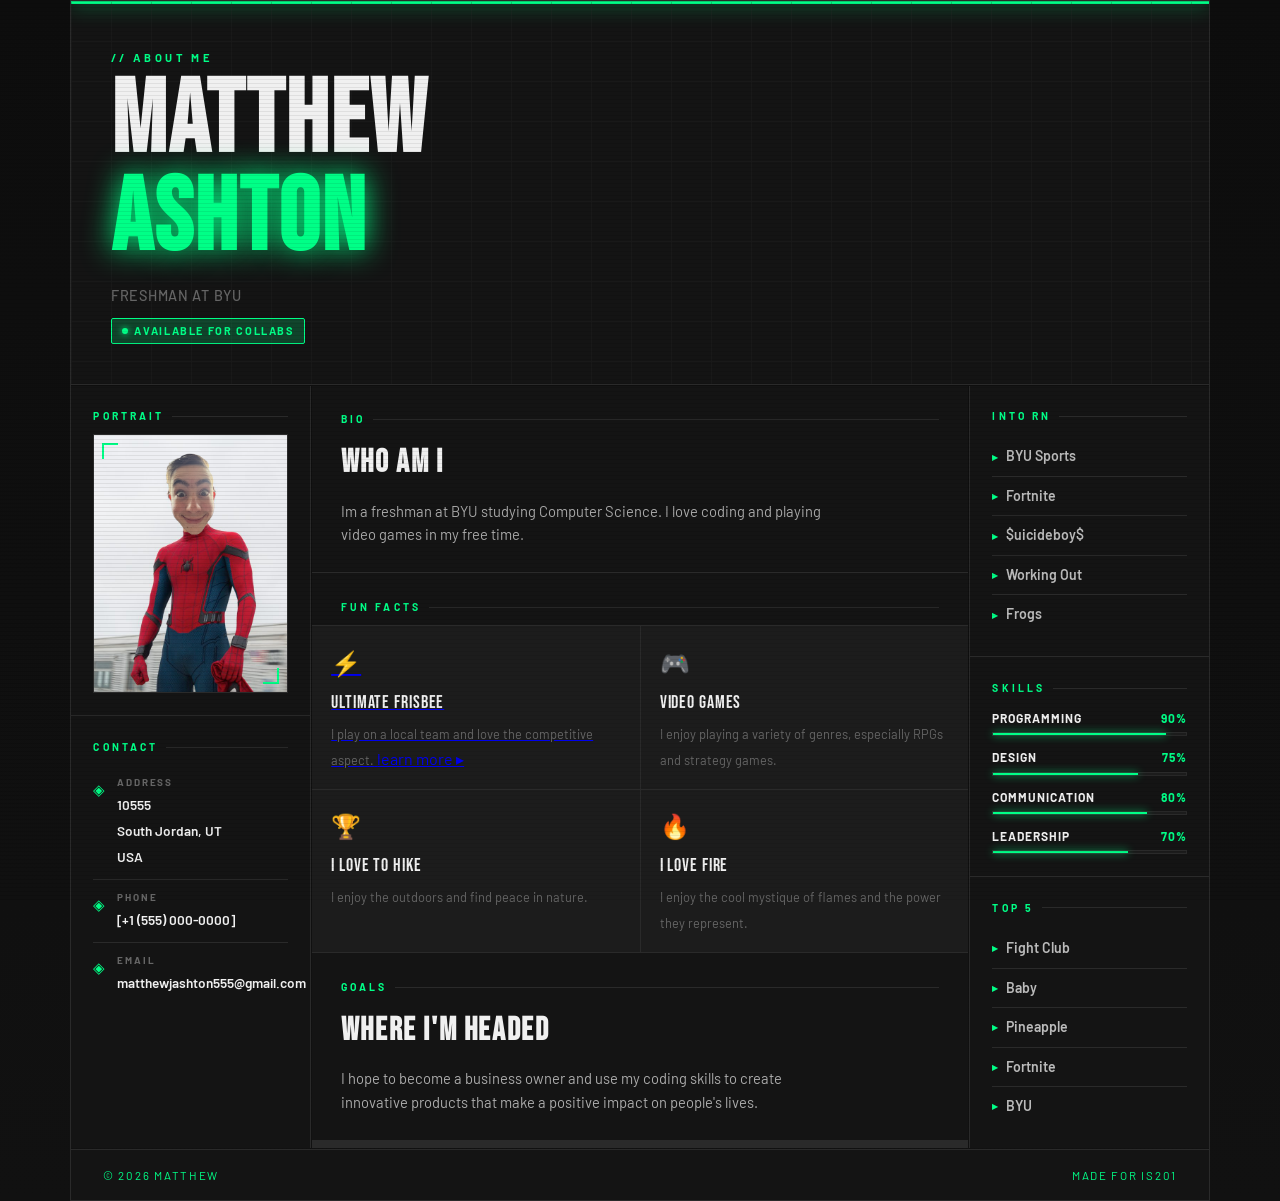
<file: index.html>
<!DOCTYPE html>
<html lang="en">
<head>
  <meta charset="UTF-8" />
  <meta name="viewport" content="width=device-width, initial-scale=1.0" />
  <title> Matthew Ashton — About Me</title>
  <link rel="stylesheet" type="text/css" href="Styles/styles.css" />
</head>
<body>
<div class="page-layout">

  <!-- ══════════ HEADER ══════════ -->
  <header class="site-header">
    <div class="header-inner">
      <p class="header-label">// about me</p>
      <h1>Matthew<br/><span>Ashton</span></h1>
      <p class="header-sub">Freshman at BYU</p>
      <div class="status-badge">available for collabs</div>
    </div>
  </header>


  <!-- ══════════ LEFT SIDEBAR ══════════ -->
  <aside class="sidebar sidebar-left">

    <!-- Photo -->
    <div class="photo-section">
      <div class="section-label">portrait</div>
      <div class="photo-placeholder">
        <img src="imgs/spooderme.png" alt="Matthew Ashton" />
      </div>
    </div>

    <!-- Contact -->
    <div class="contact-section">
      <div class="section-label">contact</div>

      <div class="contact-item">
        <span class="contact-icon">◈</span>
        <div class="contact-text">
          <span class="c-label">address</span>
          <span class="c-val">
            10555<br/>
            South Jordan, UT<br/>
            USA
          </span>
        </div>
      </div>

      <div class="contact-item">
        <span class="contact-icon">◈</span>
        <div class="contact-text">
          <span class="c-label">phone</span>
          <span class="c-val">[+1 (555) 000-0000]</span>
        </div>
      </div>

      <div class="contact-item">
        <span class="contact-icon">◈</span>
        <div class="contact-text">
          <span class="c-label">email</span>
          <span class="c-val">matthewjashton555@gmail.com</span>
        </div>
      </div>

    </div>

  </aside>


  <!-- ══════════ MAIN CONTENT ══════════ -->
  <main class="main-content">

    <!-- Bio -->
    <div class="section">
      <div class="section-label">bio</div>
      <h2>WHO AM I</h2>
      <p>
        Im a freshman at BYU studying Computer Science. I love coding and playing video games in my free time.
      </p>
    </div>

    <!-- Fun Facts -->
    <div class="section" style="padding-bottom: 0;">
      <div class="section-label">fun facts</div>
    </div>
    <div class="facts-grid">

      <!-- ✦ ULTIMATE FRISBEE — clickable link styled as a fact card -->
      <a href="html/frisbee.html" class="fact-item fact-item-link">
        <span class="fact-emoji">⚡</span>
        <span class="fact-title">Ultimate Frisbee</span>
        <span class="fact-body">I play on a local team and love the competitive aspect.</span>
        <span class="fact-cta">learn more ▸</span>
      </a>

      <div class="fact-item">
        <span class="fact-emoji">🎮</span>
        <span class="fact-title">Video Games</span>
        <span class="fact-body">I enjoy playing a variety of genres, especially RPGs and strategy games.</span>
      </div>

      <div class="fact-item">
        <span class="fact-emoji">🏆</span>
        <span class="fact-title">I love to hike</span>
        <span class="fact-body">I enjoy the outdoors and find peace in nature.</span>
      </div>

      <div class="fact-item">
        <span class="fact-emoji">🔥</span>
        <span class="fact-title">I love fire</span>
        <span class="fact-body">I enjoy the cool mystique of flames and the power they represent.</span>
      </div>

    </div>

    <!-- Goals -->
    <div class="section">
      <div class="section-label">goals</div>
      <h2>WHERE I'M HEADED</h2>
      <p>
        I hope to become a business owner and use my coding skills to create innovative products that make a positive impact on people's lives.
      </p>
    </div>

  </main>


  <!-- ══════════ RIGHT SIDEBAR ══════════ -->
  <aside class="sidebar sidebar-right">

    <!-- Into right now -->
    <div class="side-section">
      <div class="section-label">into rn</div>
      <ul class="side-list">
        <li>BYU Sports</li>
        <li>Fortnite</li>
        <li>$uicideboy$</li>
        <li>Working Out</li>
        <li>Frogs</li>
      </ul>
    </div>

    <!-- Skills -->
    <div class="side-section" style="flex:1;">
      <div class="section-label">skills</div>

      <div class="skill-item">
        <div class="skill-top">
          <span>Programming</span>
          <span class="skill-pct">90%</span>
        </div>
        <div class="skill-track">
          <div class="skill-fill" style="width: 90%;"></div>
        </div>
      </div>

      <div class="skill-item">
        <div class="skill-top">
          <span>Design</span>
          <span class="skill-pct">75%</span>
        </div>
        <div class="skill-track">
          <div class="skill-fill" style="width: 75%;"></div>
        </div>
      </div>

      <div class="skill-item">
        <div class="skill-top">
          <span>Communication</span>
          <span class="skill-pct">80%</span>
        </div>
        <div class="skill-track">
          <div class="skill-fill" style="width: 80%;"></div>
        </div>
      </div>

      <div class="skill-item">
        <div class="skill-top">
          <span>Leadership</span>
          <span class="skill-pct">70%</span>
        </div>
        <div class="skill-track">
          <div class="skill-fill" style="width: 70%;"></div>
        </div>
      </div>

    </div>

    <!-- Top 5 -->
    <div class="side-section">
      <div class="section-label">top 5</div>
      <ul class="side-list">
        <li>Fight Club</li>
        <li>Baby</li>
        <li>Pineapple</li>
        <li>Fortnite</li>
        <li>BYU</li>
      </ul>
    </div>

  </aside>


  <!-- ══════════ FOOTER ══════════ -->
  <footer class="site-footer">
    <span>© 2026 Matthew</span>
    <span>made for <span>IS201</span></span>
  </footer>

</div>
</body>
</html>
</file>
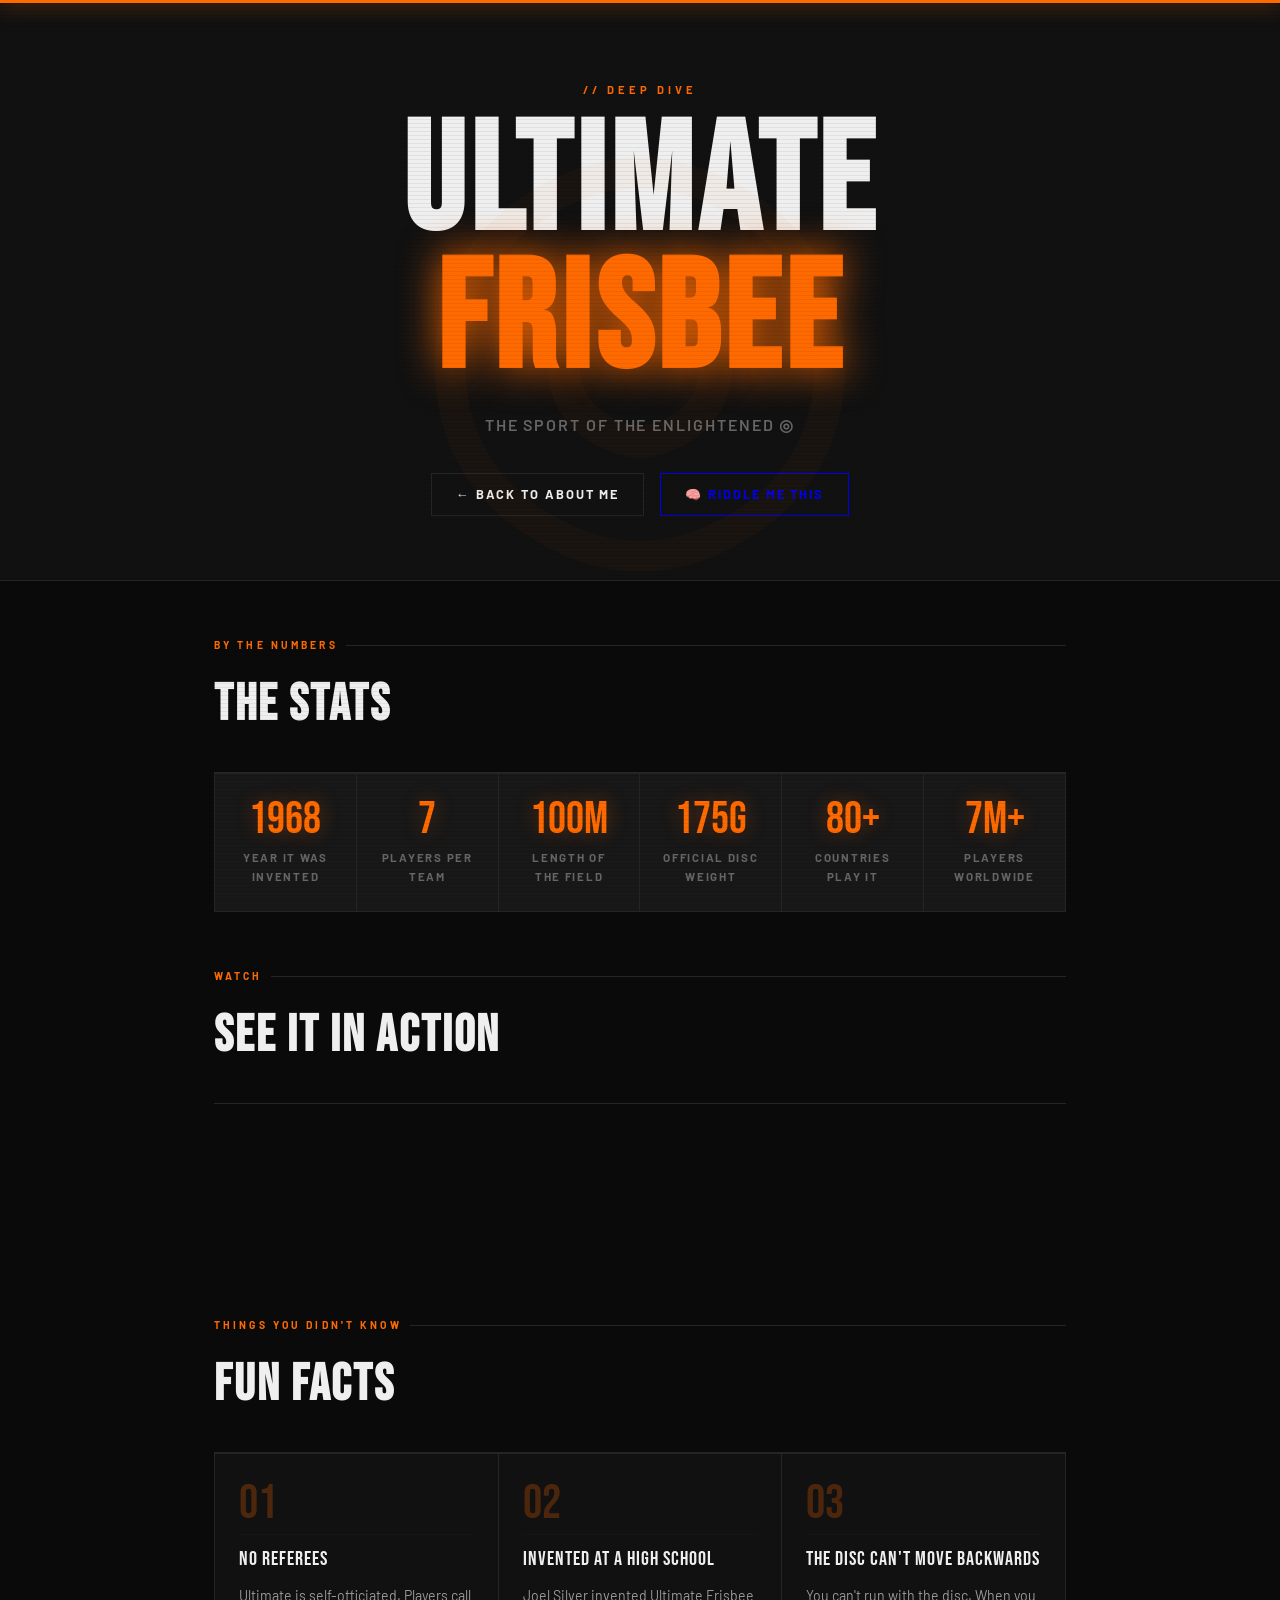
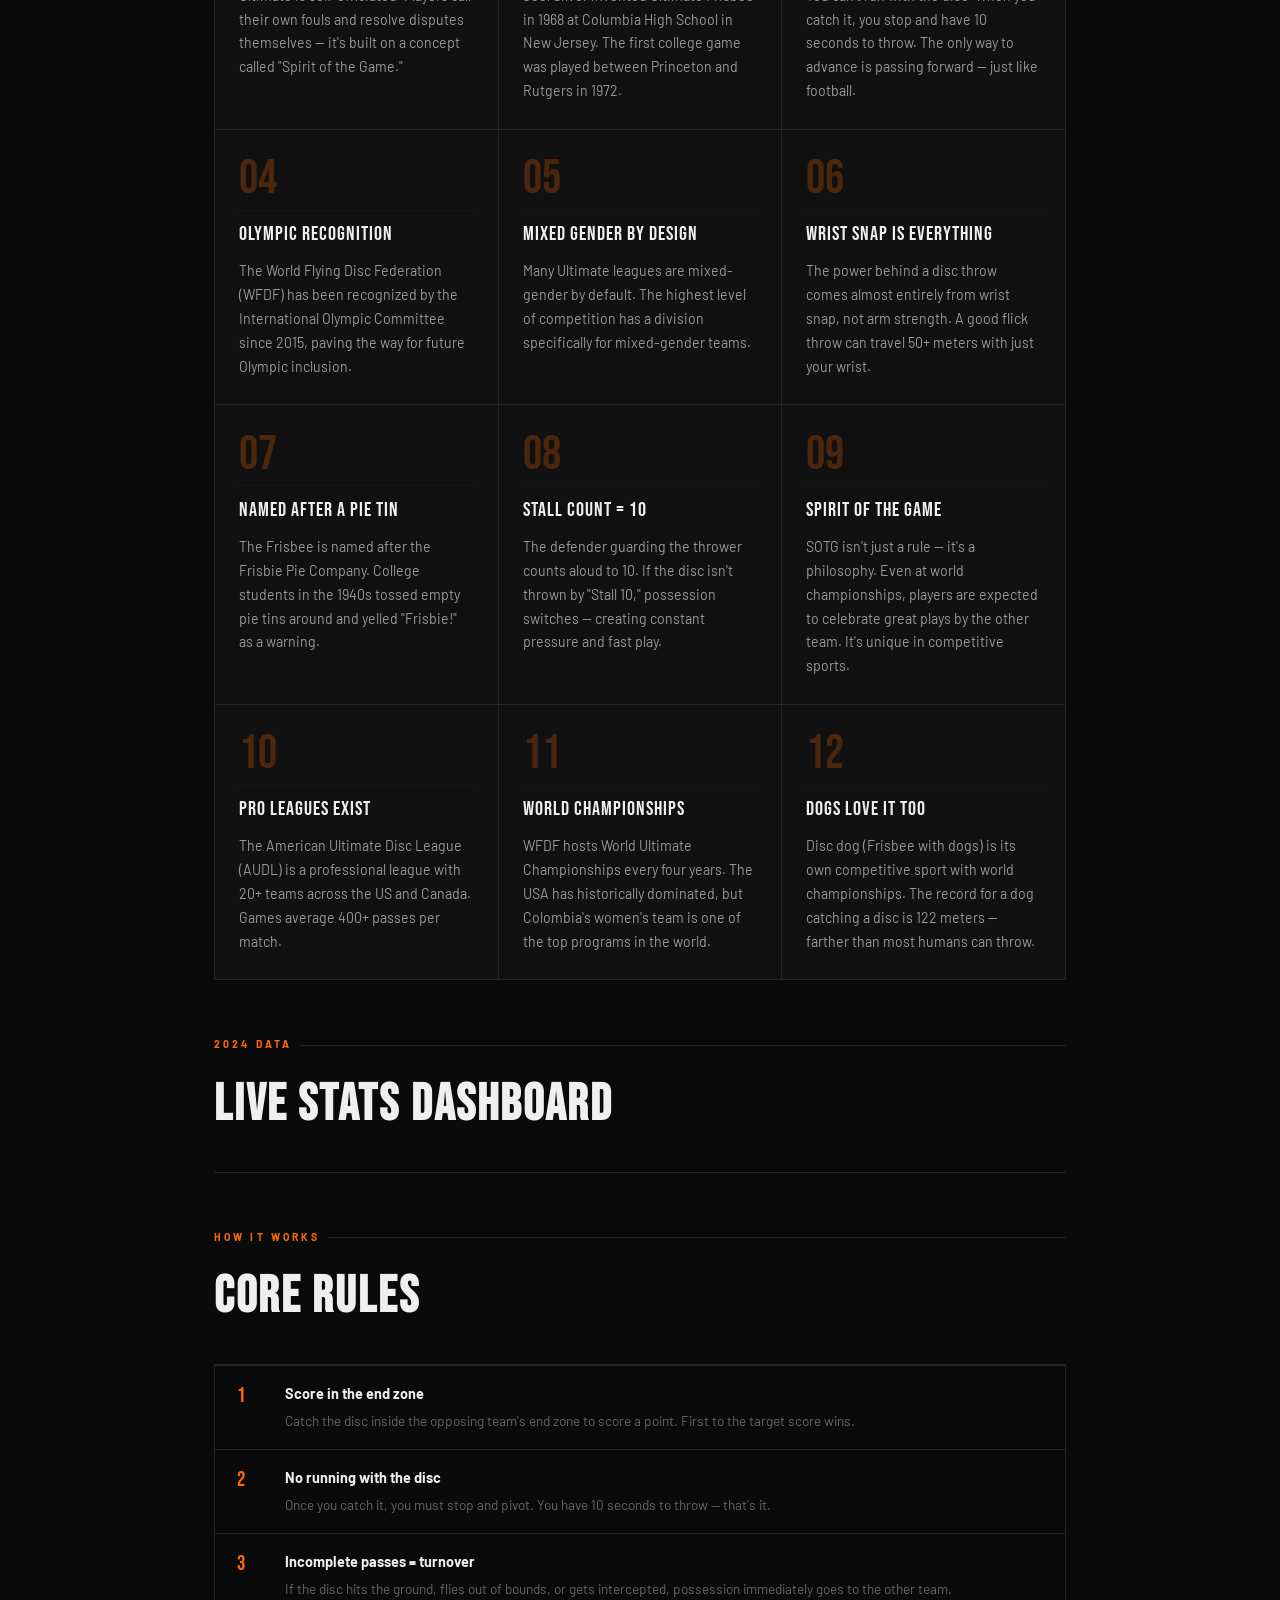
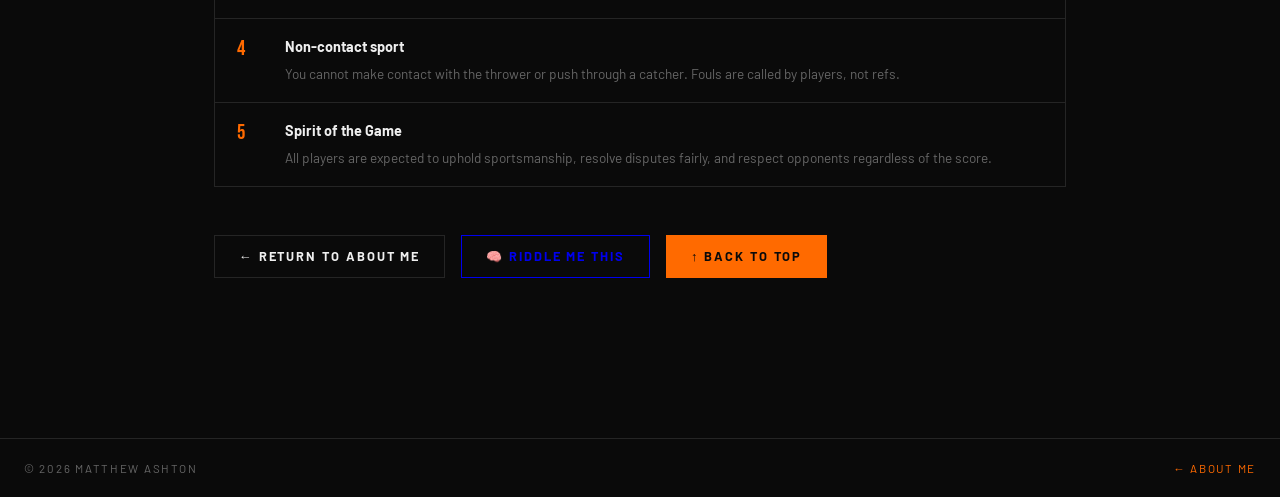
<file: html/frisbee.html>
<!DOCTYPE html>
<html lang="en">
<head>
  <meta charset="UTF-8" />
  <meta name="viewport" content="width=device-width, initial-scale=1.0" />
  <title>Ultimate Frisbee — Fun Facts</title>
  <link rel="stylesheet" href="../Styles/frisbee.css" />
</head>
<body>

  <!-- Anchor for Back to Top -->
  <div id="top"></div>

  <!-- ══════════ HERO ══════════ -->
  <section class="hero">
    <p class="hero-label">// deep dive</p>
    <h1>ULTIMATE<br/><span>FRISBEE</span></h1>
    <p class="hero-sub">the sport of the enlightened ◎</p>

    <div class="hero-nav">
      <a href="../index.html" class="btn btn-ghost">← back to about me</a>
      <a href="riddles.html" class="btn btn-riddle">🧠 riddle me this</a>
    </div>
  </section>


  <!-- ══════════ CONTENT ══════════ -->
  <div class="content">

    <!-- BY THE NUMBERS -->
    <div class="section-header">
      <div class="section-label">by the numbers</div>
      <h2>THE STATS</h2>
    </div>
    <div class="stat-strip">
      <div class="stat-item">
        <span class="stat-num">1968</span>
        <span class="stat-desc">year it was invented</span>
      </div>
      <div class="stat-item">
        <span class="stat-num">7</span>
        <span class="stat-desc">players per team</span>
      </div>
      <div class="stat-item">
        <span class="stat-num">100m</span>
        <span class="stat-desc">length of the field</span>
      </div>
      <div class="stat-item">
        <span class="stat-num">175g</span>
        <span class="stat-desc">official disc weight</span>
      </div>
      <div class="stat-item">
        <span class="stat-num">80+</span>
        <span class="stat-desc">countries play it</span>
      </div>
      <div class="stat-item">
        <span class="stat-num">7M+</span>
        <span class="stat-desc">players worldwide</span>
      </div>
    </div>


    <!-- YOUTUBE VIDEO -->
    <div class="section-header">
      <div class="section-label">watch</div>
      <h2>SEE IT IN ACTION</h2>
    </div>
    <div class="video-wrap">
      <iframe
        src="https://www.youtube.com/embed/YgaUxFOPpg4"
        title="Ultimate Frisbee video"
        frameborder="0"
        allow="accelerometer; autoplay; clipboard-write; encrypted-media; gyroscope; picture-in-picture; web-share"
        allowfullscreen>
      </iframe>
    </div>


    <!-- FUN FACTS -->
    <div class="section-header">
      <div class="section-label">things you didn't know</div>
      <h2>FUN FACTS</h2>
    </div>
    <div class="facts-grid">

      <div class="fact-card">
        <div class="fact-number">01</div>
        <div class="fact-title">No Referees</div>
        <div class="fact-body">Ultimate is self-officiated. Players call their own fouls and resolve disputes themselves — it's built on a concept called "Spirit of the Game."</div>
      </div>

      <div class="fact-card">
        <div class="fact-number">02</div>
        <div class="fact-title">Invented at a High School</div>
        <div class="fact-body">Joel Silver invented Ultimate Frisbee in 1968 at Columbia High School in New Jersey. The first college game was played between Princeton and Rutgers in 1972.</div>
      </div>

      <div class="fact-card">
        <div class="fact-number">03</div>
        <div class="fact-title">The Disc Can't Move Backwards</div>
        <div class="fact-body">You can't run with the disc. When you catch it, you stop and have 10 seconds to throw. The only way to advance is passing forward — just like football.</div>
      </div>

      <div class="fact-card">
        <div class="fact-number">04</div>
        <div class="fact-title">Olympic Recognition</div>
        <div class="fact-body">The World Flying Disc Federation (WFDF) has been recognized by the International Olympic Committee since 2015, paving the way for future Olympic inclusion.</div>
      </div>

      <div class="fact-card">
        <div class="fact-number">05</div>
        <div class="fact-title">Mixed Gender by Design</div>
        <div class="fact-body">Many Ultimate leagues are mixed-gender by default. The highest level of competition has a division specifically for mixed-gender teams.</div>
      </div>

      <div class="fact-card">
        <div class="fact-number">06</div>
        <div class="fact-title">Wrist Snap is Everything</div>
        <div class="fact-body">The power behind a disc throw comes almost entirely from wrist snap, not arm strength. A good flick throw can travel 50+ meters with just your wrist.</div>
      </div>

      <div class="fact-card">
        <div class="fact-number">07</div>
        <div class="fact-title">Named After a Pie Tin</div>
        <div class="fact-body">The Frisbee is named after the Frisbie Pie Company. College students in the 1940s tossed empty pie tins around and yelled "Frisbie!" as a warning.</div>
      </div>

      <div class="fact-card">
        <div class="fact-number">08</div>
        <div class="fact-title">Stall Count = 10</div>
        <div class="fact-body">The defender guarding the thrower counts aloud to 10. If the disc isn't thrown by "Stall 10," possession switches — creating constant pressure and fast play.</div>
      </div>

      <div class="fact-card">
        <div class="fact-number">09</div>
        <div class="fact-title">Spirit of the Game</div>
        <div class="fact-body">SOTG isn't just a rule — it's a philosophy. Even at world championships, players are expected to celebrate great plays by the other team. It's unique in competitive sports.</div>
      </div>

      <div class="fact-card">
        <div class="fact-number">10</div>
        <div class="fact-title">Pro Leagues Exist</div>
        <div class="fact-body">The American Ultimate Disc League (AUDL) is a professional league with 20+ teams across the US and Canada. Games average 400+ passes per match.</div>
      </div>

      <div class="fact-card">
        <div class="fact-number">11</div>
        <div class="fact-title">World Championships</div>
        <div class="fact-body">WFDF hosts World Ultimate Championships every four years. The USA has historically dominated, but Colombia's women's team is one of the top programs in the world.</div>
      </div>

      <div class="fact-card">
        <div class="fact-number">12</div>
        <div class="fact-title">Dogs Love It Too</div>
        <div class="fact-body">Disc dog (Frisbee with dogs) is its own competitive sport with world championships. The record for a dog catching a disc is 122 meters — farther than most humans can throw.</div>
      </div>

    </div>


    <!-- TABLEAU DASHBOARD -->
    <div class="section-header">
      <div class="section-label">2024 data</div>
      <h2>LIVE STATS DASHBOARD</h2>
    </div>
    <div class="tableau-wrap">
      <div class='tableauPlaceholder' id='viz1776923563169' style='position: relative'>
        <noscript>
          <a href='#'>
            <img alt='Dashboard 1' src='https://public.tableau.com/static/images/WI/WIP-UltimateFrisbee2024Stats/Dashboard1/1_rss.png' style='border: none' />
          </a>
        </noscript>
        <object class='tableauViz' style='display:none;'>
          <param name='host_url' value='https%3A%2F%2Fpublic.tableau.com%2F' />
          <param name='embed_code_version' value='3' />
          <param name='site_root' value='' />
          <param name='name' value='WIP-UltimateFrisbee2024Stats/Dashboard1' />
          <param name='tabs' value='no' />
          <param name='toolbar' value='yes' />
          <param name='static_image' value='https://public.tableau.com/static/images/WI/WIP-UltimateFrisbee2024Stats/Dashboard1/1.png' />
          <param name='animate_transition' value='yes' />
          <param name='display_static_image' value='yes' />
          <param name='display_spinner' value='yes' />
          <param name='display_overlay' value='yes' />
          <param name='display_count' value='yes' />
          <param name='language' value='en-US' />
        </object>
      </div>
      <script type='text/javascript'>
        var divElement = document.getElementById('viz1776923563169');
        var vizElement = divElement.getElementsByTagName('object')[0];
        if (divElement.offsetWidth > 800) {
          vizElement.style.width = '1000px';
          vizElement.style.height = '827px';
        } else if (divElement.offsetWidth > 500) {
          vizElement.style.width = '1000px';
          vizElement.style.height = '827px';
        } else {
          vizElement.style.width = '100%';
          vizElement.style.height = '1027px';
        }
        var scriptElement = document.createElement('script');
        scriptElement.src = 'https://public.tableau.com/javascripts/api/viz_v1.js';
        vizElement.parentNode.insertBefore(scriptElement, vizElement);
      </script>
    </div>


    <!-- CORE RULES -->
    <div class="section-header">
      <div class="section-label">how it works</div>
      <h2>CORE RULES</h2>
    </div>
    <ul class="rules-list">
      <li>
        <span class="rule-num">1</span>
        <div class="rule-text">
          <strong>Score in the end zone</strong>
          <span>Catch the disc inside the opposing team's end zone to score a point. First to the target score wins.</span>
        </div>
      </li>
      <li>
        <span class="rule-num">2</span>
        <div class="rule-text">
          <strong>No running with the disc</strong>
          <span>Once you catch it, you must stop and pivot. You have 10 seconds to throw — that's it.</span>
        </div>
      </li>
      <li>
        <span class="rule-num">3</span>
        <div class="rule-text">
          <strong>Incomplete passes = turnover</strong>
          <span>If the disc hits the ground, flies out of bounds, or gets intercepted, possession immediately goes to the other team.</span>
        </div>
      </li>
      <li>
        <span class="rule-num">4</span>
        <div class="rule-text">
          <strong>Non-contact sport</strong>
          <span>You cannot make contact with the thrower or push through a catcher. Fouls are called by players, not refs.</span>
        </div>
      </li>
      <li>
        <span class="rule-num">5</span>
        <div class="rule-text">
          <strong>Spirit of the Game</strong>
          <span>All players are expected to uphold sportsmanship, resolve disputes fairly, and respect opponents regardless of the score.</span>
        </div>
      </li>
    </ul>


    <!-- BOTTOM NAV -->
    <div style="display:flex; gap: 1rem; margin-top: 3rem; flex-wrap: wrap; align-items: center;">
      <a href="index.html" class="btn btn-ghost">← return to about me</a>
      <a href="riddles.html" class="btn btn-riddle">🧠 riddle me this</a>
      <a href="#top" class="btn btn-primary">↑ back to top</a>
    </div>

  </div><!-- /content -->


  <!-- ══════════ FOOTER ══════════ -->
  <footer class="page-footer">
    <span>© 2026 Matthew Ashton</span>
    <a href="index.html">← about me</a>
  </footer>


  <!-- ══════════ FLOATING BUTTONS ══════════ -->
  <div class="fixed-nav" id="fixedNav">
    <a href="#top" class="fixed-btn fixed-btn-top">↑ top</a>
    <a href="index.html" class="fixed-btn fixed-btn-home">⌂ home</a>
    <a href="riddles.html" class="fixed-btn fixed-btn-riddle">🧠</a>
  </div>


  <script>
    const fixedNav = document.getElementById('fixedNav');
    window.addEventListener('scroll', () => {
      fixedNav.classList.toggle('visible', window.scrollY > 400);
    });
  </script>

</body>
</html>
</file>
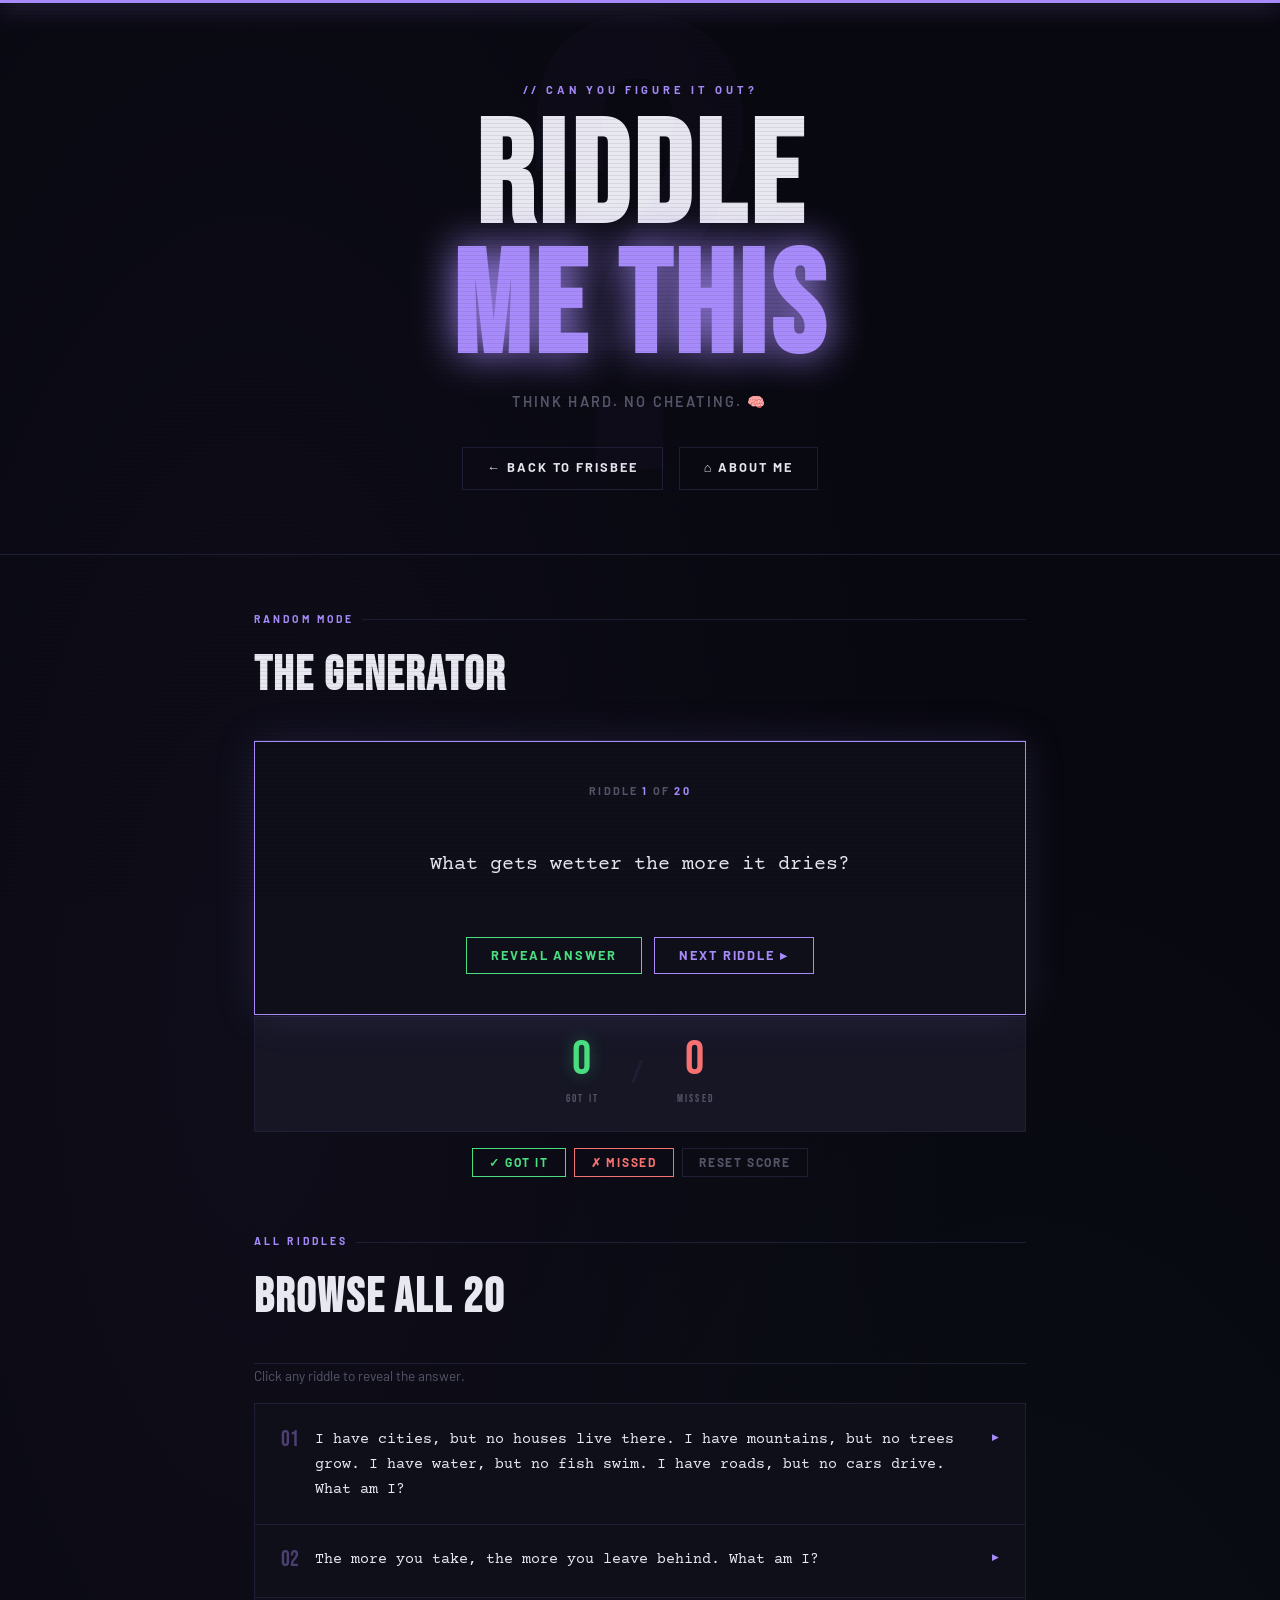
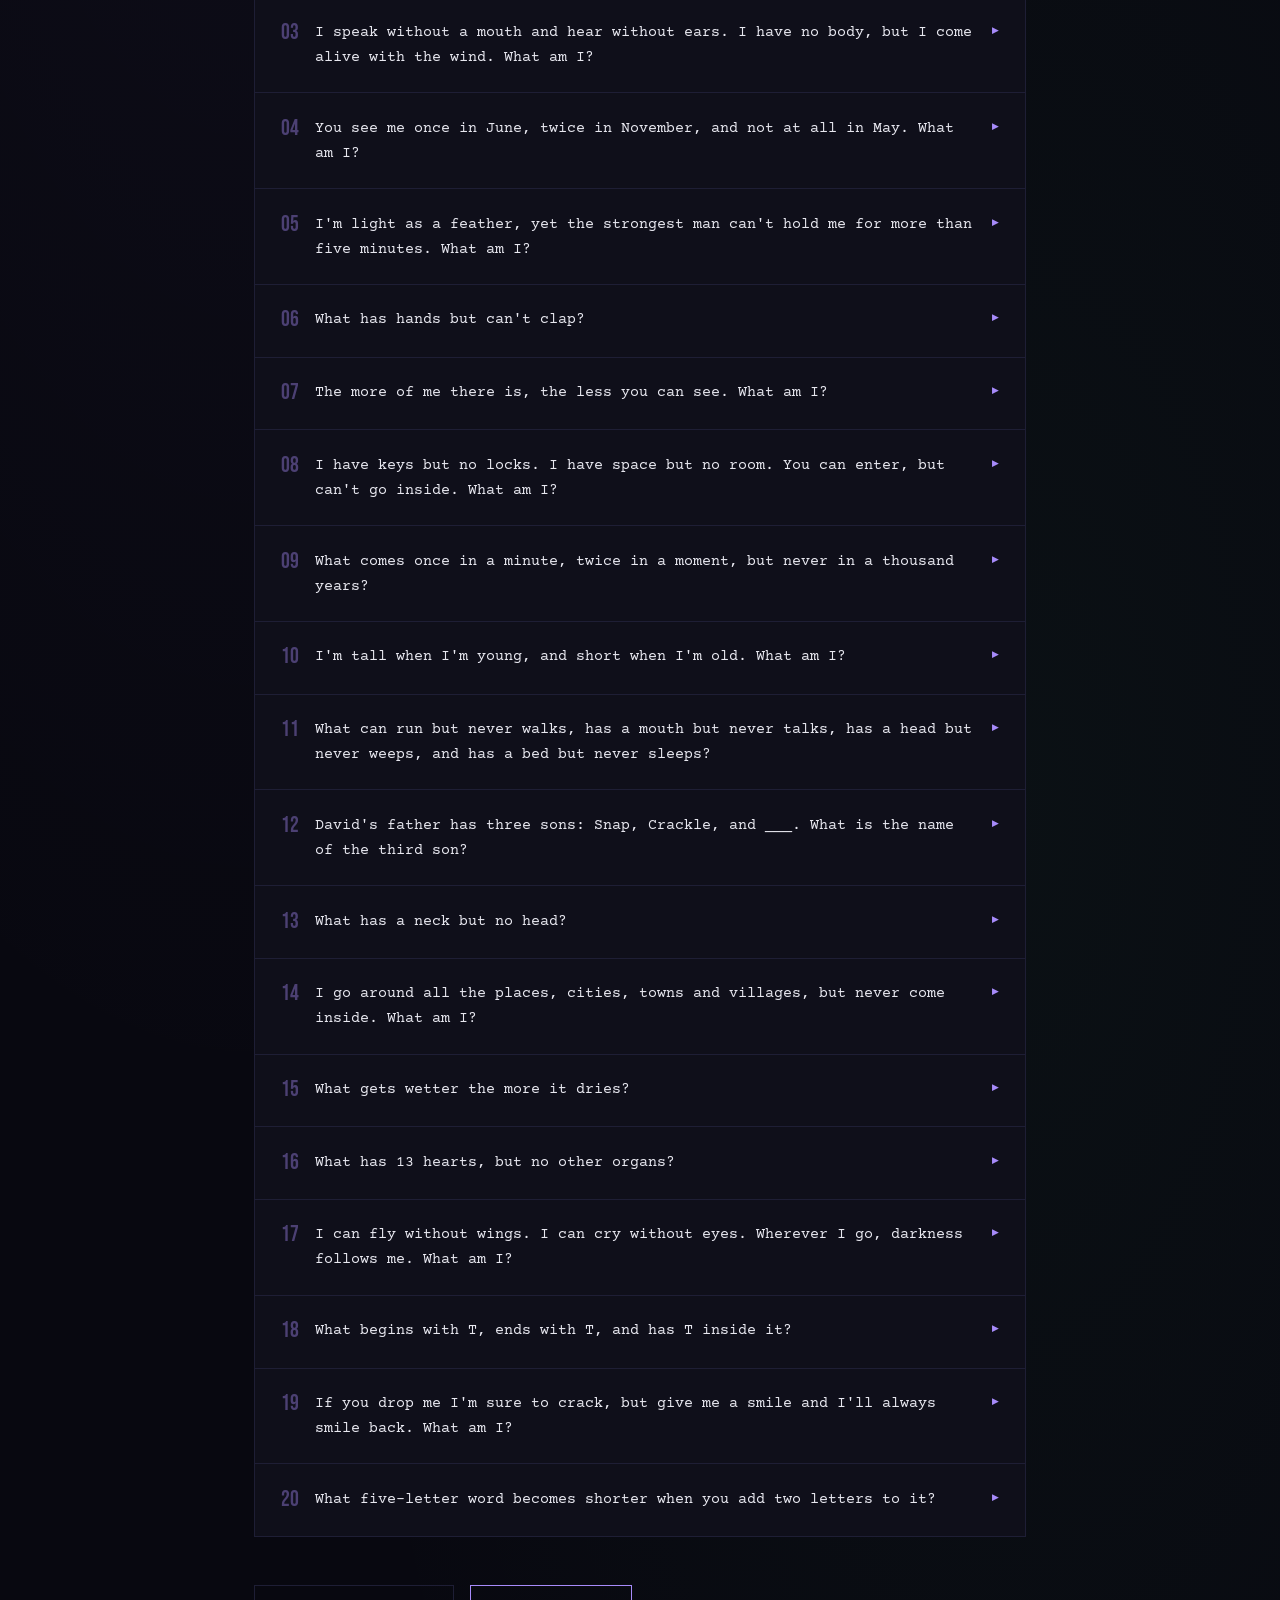
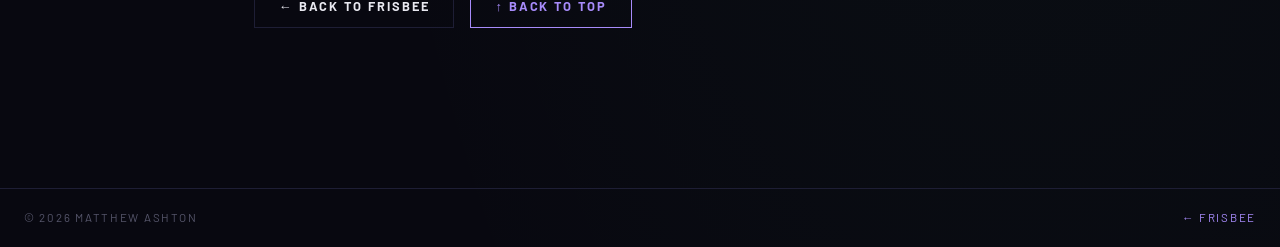
<file: html/riddles.html>
<!DOCTYPE html>
<html lang="en">
<head>
  <meta charset="UTF-8" />
  <meta name="viewport" content="width=device-width, initial-scale=1.0" />
  <title>Riddle Me This 🧠</title>
  <link rel="stylesheet" type="text/css" href="../Styles/riddles.css" />
</head>
<body>

  <div id="top"></div>

  <!-- ══════════ HERO ══════════ -->
  <section class="hero">
    <p class="hero-label">// can you figure it out?</p>
    <h1>RIDDLE<br/><span>ME THIS</span></h1>
    <p class="hero-sub">think hard. no cheating. 🧠</p>
    <div class="hero-nav">
      <a href="frisbee.html" class="btn btn-ghost">← back to frisbee</a>
      <a href="../index.html" class="btn btn-ghost">⌂ about me</a>
    </div>
  </section>


  <!-- ══════════ CONTENT ══════════ -->
  <div class="content">

    <!-- RANDOM RIDDLE GENERATOR -->
    <div class="section-header">
      <div class="section-label">random mode</div>
      <h2>THE GENERATOR</h2>
    </div>

    <div class="generator-box">
      <div class="riddle-counter">riddle <span id="currentNum">1</span> of <span id="totalNum">20</span></div>
      <div class="riddle-question" id="riddleQuestion">Loading your riddle...</div>
      <div class="answer-box" id="answerBox"></div>
      <div class="generator-controls">
        <button class="btn btn-reveal" onclick="revealAnswer()">reveal answer</button>
        <button class="btn btn-next" onclick="nextRiddle()">next riddle ▸</button>
      </div>
    </div>

    <!-- SCORE TRACKER -->
    <div class="score-row" style="margin-top: 1px;">
      <div class="score-item">
        <span class="score-num got-it" id="scoreGot">0</span>
        <span class="score-label">got it</span>
      </div>
      <span class="score-slash">/</span>
      <div class="score-item">
        <span class="score-num missed" id="scoreMissed">0</span>
        <span class="score-label">missed</span>
      </div>
    </div>
    <div class="score-btns">
      <button class="btn btn-got" onclick="scoreGot()">✓ got it</button>
      <button class="btn btn-miss" onclick="scoreMiss()">✗ missed</button>
      <button class="btn btn-reset" onclick="resetScore()">reset score</button>
    </div>


    <!-- ALL RIDDLES LIST -->
    <div class="section-header">
      <div class="section-label">all riddles</div>
      <h2>BROWSE ALL 20</h2>
    </div>
    <p style="font-size:0.85rem; color: var(--muted); margin-bottom: 1rem;">
      Click any riddle to reveal the answer.
    </p>
    <div class="riddle-list" id="riddleList"></div>


    <!-- BOTTOM NAV -->
    <div style="display:flex; gap: 1rem; margin-top: 3rem; flex-wrap: wrap;">
      <a href="frisbee.html" class="btn btn-ghost">← back to frisbee</a>
      <a href="#top" class="btn btn-purple">↑ back to top</a>
    </div>

  </div><!-- /content -->


  <!-- FOOTER -->
  <footer class="page-footer">
    <span>© 2026 Matthew Ashton</span>
    <a href="frisbee.html">← frisbee</a>
  </footer>


  <!-- FLOATING NAV -->
  <div class="fixed-nav" id="fixedNav">
    <a href="#top" class="fixed-btn fixed-btn-top">↑ top</a>
    <a href="frisbee.html" class="fixed-btn fixed-btn-frisbee">◎ frisbee</a>
  </div>


  <script>
    /* ── Riddle Data ── */
    const riddles = [
      {
        q: "I have cities, but no houses live there. I have mountains, but no trees grow. I have water, but no fish swim. I have roads, but no cars drive. What am I?",
        a: "A map."
      },
      {
        q: "The more you take, the more you leave behind. What am I?",
        a: "Footsteps."
      },
      {
        q: "I speak without a mouth and hear without ears. I have no body, but I come alive with the wind. What am I?",
        a: "An echo."
      },
      {
        q: "You see me once in June, twice in November, and not at all in May. What am I?",
        a: "The letter 'e'."
      },
      {
        q: "I'm light as a feather, yet the strongest man can't hold me for more than five minutes. What am I?",
        a: "Breath."
      },
      {
        q: "What has hands but can't clap?",
        a: "A clock."
      },
      {
        q: "The more of me there is, the less you can see. What am I?",
        a: "Darkness (or fog)."
      },
      {
        q: "I have keys but no locks. I have space but no room. You can enter, but can't go inside. What am I?",
        a: "A keyboard."
      },
      {
        q: "What comes once in a minute, twice in a moment, but never in a thousand years?",
        a: "The letter 'm'."
      },
      {
        q: "I'm tall when I'm young, and short when I'm old. What am I?",
        a: "A candle."
      },
      {
        q: "What can run but never walks, has a mouth but never talks, has a head but never weeps, and has a bed but never sleeps?",
        a: "A river."
      },
      {
        q: "David's father has three sons: Snap, Crackle, and ___. What is the name of the third son?",
        a: "David."
      },
      {
        q: "What has a neck but no head?",
        a: "A bottle."
      },
      {
        q: "I go around all the places, cities, towns and villages, but never come inside. What am I?",
        a: "A road."
      },
      {
        q: "What gets wetter the more it dries?",
        a: "A towel."
      },
      {
        q: "What has 13 hearts, but no other organs?",
        a: "A deck of cards."
      },
      {
        q: "I can fly without wings. I can cry without eyes. Wherever I go, darkness follows me. What am I?",
        a: "A cloud."
      },
      {
        q: "What begins with T, ends with T, and has T inside it?",
        a: "A teapot."
      },
      {
        q: "If you drop me I'm sure to crack, but give me a smile and I'll always smile back. What am I?",
        a: "A mirror."
      },
      {
        q: "What five-letter word becomes shorter when you add two letters to it?",
        a: "Short. (Short + er = Shorter)"
      }
    ];

    /* ── Generator State ── */
    let order = [...Array(riddles.length).keys()];
    let idx = 0;
    let scoreGotCount = 0;
    let scoreMissedCount = 0;

    function shuffle(arr) {
      for (let i = arr.length - 1; i > 0; i--) {
        const j = Math.floor(Math.random() * (i + 1));
        [arr[i], arr[j]] = [arr[j], arr[i]];
      }
      return arr;
    }

    function loadRiddle() {
      const el = document.getElementById('riddleQuestion');
      const ans = document.getElementById('answerBox');
      el.classList.add('fading');
      setTimeout(() => {
        el.textContent = riddles[order[idx]].q;
        document.getElementById('currentNum').textContent = idx + 1;
        ans.textContent = '';
        ans.classList.remove('visible');
        el.classList.remove('fading');
      }, 300);
    }

    function revealAnswer() {
      const ans = document.getElementById('answerBox');
      ans.textContent = '→ ' + riddles[order[idx]].a;
      ans.classList.add('visible');
    }

    function nextRiddle() {
      idx = (idx + 1) % order.length;
      if (idx === 0) shuffle(order); // reshuffle when we loop
      loadRiddle();
    }

    function scoreGot() {
      scoreGotCount++;
      document.getElementById('scoreGot').textContent = scoreGotCount;
      nextRiddle();
    }

    function scoreMiss() {
      scoreMissedCount++;
      document.getElementById('scoreMissed').textContent = scoreMissedCount;
      nextRiddle();
    }

    function resetScore() {
      scoreGotCount = 0;
      scoreMissedCount = 0;
      document.getElementById('scoreGot').textContent = 0;
      document.getElementById('scoreMissed').textContent = 0;
    }

    /* ── Build the All Riddles list ── */
    function buildList() {
      const list = document.getElementById('riddleList');
      document.getElementById('totalNum').textContent = riddles.length;
      riddles.forEach((r, i) => {
        const item = document.createElement('div');
        item.className = 'riddle-item';
        item.innerHTML = `
          <div class="riddle-item-q">
            <span class="riddle-num">${String(i + 1).padStart(2, '0')}</span>
            <span style="flex:1;">${r.q}</span>
            <span class="riddle-toggle">▸</span>
          </div>
          <div class="riddle-item-a">→ ${r.a}</div>
        `;
        item.addEventListener('click', () => item.classList.toggle('open'));
        list.appendChild(item);
      });
    }

    /* ── Init ── */
    shuffle(order);
    loadRiddle();
    buildList();

    /* ── Scroll nav ── */
    const fixedNav = document.getElementById('fixedNav');
    window.addEventListener('scroll', () => {
      fixedNav.classList.toggle('visible', window.scrollY > 400);
    });
  </script>

</body>
</html>
</file>
<file: Styles/styles.css>
/* =============================================
   ABOUT ME — style.css
   Vibe: Dark. Bold. Clean. No nonsense.
   Think: gaming setup meets street culture
   ============================================= */

@import url('https://fonts.googleapis.com/css2?family=Bebas+Neue&family=Barlow:wght@400;500;600;700&display=swap');

/* ── Variables ── */
:root {
  --bg:        #0d0d0d;
  --surface:   #141414;
  --surface2:  #1c1c1c;
  --border:    #2a2a2a;
  --neon:      #00ff87;
  --neon-dim:  #00ff8733;
  --red:       #ff3c3c;
  --white:     #f0f0f0;
  --muted:     #666;
  --font-head: 'Bebas Neue', Impact, sans-serif;
  --font-body: 'Barlow', sans-serif;
}

/* ── Reset ── */
*, *::before, *::after { box-sizing: border-box; margin: 0; padding: 0; }

/* ── Body ── */
body {
  background-color: var(--bg);
  background-image:
    linear-gradient(to bottom, #0d0d0d 0%, #111 100%);
  color: var(--white);
  font-family: var(--font-body);
  font-size: 1rem;
  line-height: 1.6;
  min-height: 100vh;
}

/* ── Scanline overlay effect ── */
body::before {
  content: '';
  position: fixed;
  inset: 0;
  background: repeating-linear-gradient(
    to bottom,
    transparent 0px,
    transparent 3px,
    rgba(0,0,0,0.07) 3px,
    rgba(0,0,0,0.07) 4px
  );
  pointer-events: none;
  z-index: 999;
}

/* ── Layout ── */
.page-layout {
  display: grid;
  grid-template-columns: 240px 1fr 240px;
  grid-template-areas:
    "header header header"
    "left   main   right"
    "footer footer footer";
  gap: 1px;
  max-width: 1140px;
  margin: 0 auto;
  border: 1px solid var(--border);
}

/* ── HEADER ── */
.site-header {
  grid-area: header;
  background: var(--surface);
  border-bottom: 1px solid var(--border);
  padding: 3rem 2.5rem 2.5rem;
  position: relative;
  overflow: hidden;
  text-align: left;
  animation: fadeDown 0.5s ease both;
}

/* accent bar */
.site-header::before {
  content: '';
  position: absolute;
  top: 0; left: 0; right: 0;
  height: 3px;
  background: var(--neon);
  box-shadow: 0 0 20px var(--neon);
}

/* bg grid pattern */
.site-header::after {
  content: '';
  position: absolute;
  inset: 0;
  background-image:
    linear-gradient(var(--border) 1px, transparent 1px),
    linear-gradient(90deg, var(--border) 1px, transparent 1px);
  background-size: 40px 40px;
  opacity: 0.25;
  pointer-events: none;
}

.header-inner { position: relative; z-index: 1; }

.header-label {
  font-family: var(--font-body);
  font-size: 0.7rem;
  font-weight: 700;
  letter-spacing: 0.3em;
  text-transform: uppercase;
  color: var(--neon);
  margin-bottom: 0.4rem;
}

.site-header h1 {
  font-family: var(--font-head);
  font-size: clamp(4rem, 8vw, 7rem);
  letter-spacing: 0.02em;
  line-height: 0.95;
  color: var(--white);
}

.site-header h1 span {
  color: var(--neon);
  text-shadow: 0 0 30px var(--neon);
}

.header-sub {
  margin-top: 1rem;
  font-size: 0.9rem;
  font-weight: 500;
  color: var(--muted);
  letter-spacing: 0.05em;
  text-transform: uppercase;
}

/* ── SIDEBARS ── */
.sidebar {
  display: flex;
  flex-direction: column;
  gap: 1px;
  background: var(--border);
}

.sidebar-left  { grid-area: left;  border-right: 1px solid var(--border); animation: slideInLeft 0.5s 0.1s ease both; }
.sidebar-right { grid-area: right; border-left:  1px solid var(--border); animation: slideInRight 0.5s 0.1s ease both; }

/* ── MAIN ── */
.main-content {
  grid-area: main;
  display: flex;
  flex-direction: column;
  gap: 1px;
  background: var(--border);
  animation: fadeUp 0.5s 0.1s ease both;
}

/* ── SECTION (universal block) ── */
.section {
  background: var(--surface);
  padding: 1.6rem 1.8rem;
}

.section-label {
  font-size: 0.65rem;
  font-weight: 700;
  letter-spacing: 0.3em;
  text-transform: uppercase;
  color: var(--neon);
  margin-bottom: 0.6rem;
  display: flex;
  align-items: center;
  gap: 0.5rem;
}

.section-label::after {
  content: '';
  flex: 1;
  height: 1px;
  background: var(--border);
}

.section h2 {
  font-family: var(--font-head);
  font-size: 2rem;
  letter-spacing: 0.05em;
  color: var(--white);
  margin-bottom: 0.7rem;
}

.section p {
  font-size: 0.92rem;
  color: #aaa;
  font-weight: 400;
  max-width: 60ch;
}

/* ── PHOTO ── */
.photo-section {
  background: var(--surface);
  padding: 1.4rem;
  flex-shrink: 0;
}

.photo-placeholder {
  width: 100%;
  aspect-ratio: 3/4;
  background: var(--surface2);
  border: 1px solid var(--border);
  display: flex;
  flex-direction: column;
  align-items: center;
  justify-content: center;
  gap: 0.5rem;
  position: relative;
  overflow: hidden;
}

/* corner accents */
.photo-placeholder::before,
.photo-placeholder::after {
  content: '';
  position: absolute;
  width: 16px; height: 16px;
  border-color: var(--neon);
  border-style: solid;
}
.photo-placeholder::before { top: 8px; left: 8px; border-width: 2px 0 0 2px; }
.photo-placeholder::after  { bottom: 8px; right: 8px; border-width: 0 2px 2px 0; }

.photo-placeholder img {
  width: 100%; height: 100%;
  object-fit: cover;
  display: block;
}

.photo-placeholder .photo-icon { font-size: 2rem; opacity: 0.2; }
.photo-placeholder .photo-hint {
  font-size: 0.7rem;
  color: var(--muted);
  letter-spacing: 0.1em;
  text-transform: uppercase;
}

/* ── CONTACT ── */
.contact-section {
  background: var(--surface);
  padding: 1.4rem;
  flex: 1;
}

.contact-item {
  display: flex;
  gap: 0.7rem;
  padding: 0.65rem 0;
  border-bottom: 1px solid var(--border);
}
.contact-item:last-child { border-bottom: none; }

.contact-icon { color: var(--neon); font-size: 0.95rem; margin-top: 2px; flex-shrink: 0; }

.contact-text .c-label {
  font-size: 0.62rem;
  font-weight: 700;
  letter-spacing: 0.2em;
  text-transform: uppercase;
  color: var(--muted);
  display: block;
}
.contact-text .c-val {
  font-size: 0.85rem;
  font-weight: 600;
  color: var(--white);
}

/* ── FACTS GRID ── */
.facts-grid {
  display: grid;
  grid-template-columns: 1fr 1fr;
  gap: 1px;
  background: var(--border);
}

.fact-item {
  background: var(--surface2);
  padding: 1.1rem 1.2rem;
  transition: background 0.15s ease;
}

.fact-item:hover { background: #1f1f1f; }
.fact-item:hover .fact-emoji { transform: scale(1.2); }

.fact-emoji {
  font-size: 1.5rem;
  display: block;
  margin-bottom: 0.4rem;
  transition: transform 0.2s ease;
}

.fact-title {
  font-family: var(--font-head);
  font-size: 1.1rem;
  letter-spacing: 0.05em;
  color: var(--white);
  display: block;
  margin-bottom: 0.2rem;
}

.fact-body {
  font-size: 0.8rem;
  color: var(--muted);
  font-weight: 400;
}

/* ── SIDE LISTS ── */
.side-section {
  background: var(--surface);
  padding: 1.4rem;
}

.side-section .section-label { margin-bottom: 0.8rem; }

.side-list {
  list-style: none;
  display: flex;
  flex-direction: column;
}

.side-list li {
  font-size: 0.88rem;
  font-weight: 600;
  color: #bbb;
  padding: 0.5rem 0;
  border-bottom: 1px solid var(--border);
  display: flex;
  align-items: center;
  gap: 0.5rem;
}
.side-list li:last-child { border-bottom: none; }
.side-list li::before {
  content: '▸';
  color: var(--neon);
  font-size: 0.7rem;
  flex-shrink: 0;
}

/* ── SKILL BARS ── */
.skill-item { margin-bottom: 0.75rem; }
.skill-item:last-child { margin-bottom: 0; }

.skill-top {
  display: flex;
  justify-content: space-between;
  font-size: 0.75rem;
  font-weight: 700;
  letter-spacing: 0.08em;
  text-transform: uppercase;
  color: var(--white);
  margin-bottom: 4px;
}

.skill-pct { color: var(--neon); }

.skill-track {
  height: 4px;
  background: var(--surface2);
  border: 1px solid var(--border);
  position: relative;
}

.skill-fill {
  height: 100%;
  background: var(--neon);
  box-shadow: 0 0 8px var(--neon);
  position: relative;
}

/* ── STATUS BADGE ── */
.status-badge {
  display: inline-flex;
  align-items: center;
  gap: 0.4rem;
  background: var(--neon-dim);
  border: 1px solid var(--neon);
  border-radius: 2px;
  padding: 3px 10px;
  font-size: 0.68rem;
  font-weight: 700;
  letter-spacing: 0.15em;
  text-transform: uppercase;
  color: var(--neon);
  margin-top: 0.7rem;
}

.status-badge::before {
  content: '';
  width: 6px; height: 6px;
  border-radius: 50%;
  background: var(--neon);
  box-shadow: 0 0 6px var(--neon);
  animation: blink 1.4s ease-in-out infinite;
}

/* ── FOOTER ── */
.site-footer {
  grid-area: footer;
  background: var(--surface);
  border-top: 1px solid var(--border);
  padding: 1rem 2rem;
  display: flex;
  justify-content: space-between;
  align-items: center;
  font-size: 0.72rem;
  letter-spacing: 0.15em;
  text-transform: uppercase;
  color: var(--muted);
}

.site-footer span { color: var(--neon); }

/* ── Animations ── */
@keyframes fadeDown {
  from { opacity: 0; transform: translateY(-16px); }
  to   { opacity: 1; transform: translateY(0); }
}
@keyframes fadeUp {
  from { opacity: 0; transform: translateY(16px); }
  to   { opacity: 1; transform: translateY(0); }
}
@keyframes slideInLeft {
  from { opacity: 0; transform: translateX(-16px); }
  to   { opacity: 1; transform: translateX(0); }
}
@keyframes slideInRight {
  from { opacity: 0; transform: translateX(16px); }
  to   { opacity: 1; transform: translateX(0); }
}
@keyframes blink {
  0%, 100% { opacity: 1; }
  50%       { opacity: 0.3; }
}

/* ── Responsive ── */
@media (max-width: 820px) {
  .page-layout {
    grid-template-columns: 1fr;
    grid-template-areas:
      "header"
      "main"
      "left"
      "right"
      "footer";
  }
  .sidebar-left, .sidebar-right {
    border: none;
    border-top: 1px solid var(--border);
  }
  .facts-grid { grid-template-columns: 1fr 1fr; }
}
</file>
<file: Styles/frisbee.css>
/* =============================================
   FRISBEE.CSS
   Vibe: Field sport. Fast. Gritty. Orange disc
   energy on a dark tactical background.
   ============================================= */

@import url('https://fonts.googleapis.com/css2?family=Bebas+Neue&family=Barlow:ital,wght@0,400;0,600;0,700;1,400&display=swap');

/* ── Variables ── */
:root {
  --bg:        #0a0a0a;
  --surface:   #111;
  --surface2:  #181818;
  --border:    #252525;
  --orange:    #ff6a00;
  --orange-dim: #ff6a0025;
  --orange-glow: #ff6a0055;
  --white:     #efefef;
  --muted:     #666;
  --font-head: 'Bebas Neue', Impact, sans-serif;
  --font-body: 'Barlow', sans-serif;
}

/* ── Reset ── */
*, *::before, *::after { box-sizing: border-box; margin: 0; padding: 0; }

/* ── Scroll behavior ── */
html { scroll-behavior: smooth; }

/* ── Body ── */
body {
  background-color: var(--bg);
  color: var(--white);
  font-family: var(--font-body);
  font-size: 1rem;
  line-height: 1.7;
}

/* ── Scanlines ── */
body::before {
  content: '';
  position: fixed;
  inset: 0;
  background: repeating-linear-gradient(
    to bottom,
    transparent 0px,
    transparent 3px,
    rgba(0,0,0,0.06) 3px,
    rgba(0,0,0,0.06) 4px
  );
  pointer-events: none;
  z-index: 999;
}

/* ══════════════════════════════════════
   HERO
══════════════════════════════════════ */
#top { position: absolute; top: 0; }

.hero {
  position: relative;
  background: var(--surface);
  border-bottom: 1px solid var(--border);
  padding: 5rem 3rem 4rem;
  overflow: hidden;
  text-align: center;
}

/* spinning disc watermark */
.hero::before {
  content: '◎';
  position: absolute;
  font-size: 42vw;
  color: var(--orange);
  opacity: 0.03;
  top: 50%; left: 50%;
  transform: translate(-50%, -50%);
  line-height: 1;
  pointer-events: none;
  animation: slowSpin 30s linear infinite;
}

/* top accent bar */
.hero::after {
  content: '';
  position: absolute;
  top: 0; left: 0; right: 0;
  height: 3px;
  background: var(--orange);
  box-shadow: 0 0 20px var(--orange);
}

.hero-label {
  font-size: 0.7rem;
  font-weight: 700;
  letter-spacing: 0.35em;
  text-transform: uppercase;
  color: var(--orange);
  margin-bottom: 1rem;
}

.hero h1 {
  font-family: var(--font-head);
  font-size: clamp(4.5rem, 12vw, 10rem);
  letter-spacing: 0.03em;
  line-height: 0.9;
  color: var(--white);
}

.hero h1 span {
  color: var(--orange);
  text-shadow: 0 0 40px var(--orange);
}

.hero-sub {
  margin-top: 1.2rem;
  font-size: 1rem;
  font-weight: 600;
  color: var(--muted);
  letter-spacing: 0.12em;
  text-transform: uppercase;
}

/* ── NAV BUTTONS in hero ── */
.hero-nav {
  margin-top: 2.2rem;
  display: flex;
  justify-content: center;
  gap: 1rem;
  flex-wrap: wrap;
}

.btn {
  display: inline-flex;
  align-items: center;
  gap: 0.4rem;
  padding: 0.6rem 1.5rem;
  font-family: var(--font-body);
  font-size: 0.8rem;
  font-weight: 700;
  letter-spacing: 0.15em;
  text-transform: uppercase;
  text-decoration: none;
  border: 1px solid;
  cursor: pointer;
  transition: background 0.15s ease, color 0.15s ease, box-shadow 0.15s ease;
}

.btn-primary {
  background: var(--orange);
  color: var(--bg);
  border-color: var(--orange);
}

.btn-primary:hover {
  background: transparent;
  color: var(--orange);
  box-shadow: 0 0 16px var(--orange-glow);
}

.btn-ghost {
  background: transparent;
  color: var(--white);
  border-color: var(--border);
}

.btn-ghost:hover {
  border-color: var(--orange);
  color: var(--orange);
}

/* ══════════════════════════════════════
   CONTENT WRAPPER
══════════════════════════════════════ */
.content {
  max-width: 900px;
  margin: 0 auto;
  padding: 0 1.5rem 6rem;
}

/* ══════════════════════════════════════
   SECTION HEADERS
══════════════════════════════════════ */
.section-header {
  padding: 3.5rem 0 1.5rem;
  border-bottom: 1px solid var(--border);
  margin-bottom: 0;
}

.section-label {
  font-size: 0.65rem;
  font-weight: 700;
  letter-spacing: 0.3em;
  text-transform: uppercase;
  color: var(--orange);
  margin-bottom: 0.4rem;
  display: flex;
  align-items: center;
  gap: 0.5rem;
}

.section-label::after {
  content: '';
  flex: 1;
  height: 1px;
  background: var(--border);
}

.section-header h2 {
  font-family: var(--font-head);
  font-size: clamp(2rem, 5vw, 3.2rem);
  letter-spacing: 0.04em;
  color: var(--white);
}

/* ══════════════════════════════════════
   FACT CARDS
══════════════════════════════════════ */
.facts-grid {
  display: grid;
  grid-template-columns: repeat(auto-fill, minmax(260px, 1fr));
  gap: 1px;
  background: var(--border);
  border: 1px solid var(--border);
}

.fact-card {
  background: var(--surface);
  padding: 1.6rem 1.5rem;
  transition: background 0.15s ease;
  position: relative;
}

.fact-card:hover { background: var(--surface2); }

.fact-card::before {
  content: '';
  position: absolute;
  top: 0; left: 0;
  width: 2px; height: 0;
  background: var(--orange);
  box-shadow: 0 0 8px var(--orange);
  transition: height 0.25s ease;
}

.fact-card:hover::before { height: 100%; }

.fact-number {
  font-family: var(--font-head);
  font-size: 3rem;
  color: var(--orange-dim);
  line-height: 1;
  margin-bottom: 0.4rem;
  border-bottom: 1px solid var(--border);
  padding-bottom: 0.4rem;
  color: var(--orange);
  opacity: 0.25;
}

.fact-title {
  font-family: var(--font-head);
  font-size: 1.25rem;
  letter-spacing: 0.05em;
  color: var(--white);
  margin-bottom: 0.5rem;
}

.fact-body {
  font-size: 0.88rem;
  color: #999;
  font-weight: 400;
}

/* ══════════════════════════════════════
   STAT STRIP
══════════════════════════════════════ */
.stat-strip {
  display: grid;
  grid-template-columns: repeat(auto-fit, minmax(140px, 1fr));
  gap: 1px;
  background: var(--border);
  border: 1px solid var(--border);
  margin-top: 0;
}

.stat-item {
  background: var(--surface2);
  padding: 1.5rem 1.2rem;
  text-align: center;
  transition: background 0.15s;
}

.stat-item:hover { background: #1a1a1a; }

.stat-num {
  font-family: var(--font-head);
  font-size: 2.8rem;
  color: var(--orange);
  text-shadow: 0 0 20px var(--orange-glow);
  line-height: 1;
  display: block;
}

.stat-desc {
  font-size: 0.72rem;
  font-weight: 700;
  letter-spacing: 0.15em;
  text-transform: uppercase;
  color: var(--muted);
  margin-top: 0.3rem;
  display: block;
}

/* ══════════════════════════════════════
   RULES TABLE
══════════════════════════════════════ */
.rules-list {
  list-style: none;
  border: 1px solid var(--border);
}

.rules-list li {
  display: flex;
  gap: 1rem;
  padding: 1rem 1.4rem;
  border-bottom: 1px solid var(--border);
  font-size: 0.9rem;
  transition: background 0.12s;
}

.rules-list li:last-child { border-bottom: none; }
.rules-list li:hover { background: var(--surface2); }

.rule-num {
  font-family: var(--font-head);
  font-size: 1.3rem;
  color: var(--orange);
  flex-shrink: 0;
  width: 2rem;
  line-height: 1.3;
}

.rule-text strong {
  display: block;
  font-weight: 700;
  color: var(--white);
  margin-bottom: 0.15rem;
}

.rule-text span { color: var(--muted); font-size: 0.85rem; }

/* ══════════════════════════════════════
   BACK TO TOP + RETURN BUTTONS (fixed)
══════════════════════════════════════ */
.fixed-nav {
  position: fixed;
  bottom: 2rem;
  right: 2rem;
  display: flex;
  flex-direction: column;
  gap: 0.6rem;
  z-index: 100;
  opacity: 0;
  transform: translateY(20px);
  transition: opacity 0.3s ease, transform 0.3s ease;
  pointer-events: none;
}

.fixed-nav.visible {
  opacity: 1;
  transform: translateY(0);
  pointer-events: all;
}

.fixed-btn {
  display: flex;
  align-items: center;
  justify-content: center;
  gap: 0.4rem;
  padding: 0.55rem 1.1rem;
  font-family: var(--font-body);
  font-size: 0.72rem;
  font-weight: 700;
  letter-spacing: 0.15em;
  text-transform: uppercase;
  text-decoration: none;
  border: 1px solid;
  cursor: pointer;
  white-space: nowrap;
  transition: all 0.15s ease;
  background: var(--bg);
}

.fixed-btn-top {
  color: var(--orange);
  border-color: var(--orange);
  box-shadow: 0 0 12px var(--orange-glow);
}

.fixed-btn-top:hover {
  background: var(--orange);
  color: var(--bg);
  box-shadow: 0 0 24px var(--orange-glow);
}

.fixed-btn-home {
  color: var(--white);
  border-color: var(--border);
}

.fixed-btn-home:hover {
  border-color: var(--white);
}

/* ══════════════════════════════════════
   FOOTER
══════════════════════════════════════ */
.page-footer {
  border-top: 1px solid var(--border);
  margin-top: 4rem;
  padding: 1.2rem 1.5rem;
  display: flex;
  justify-content: space-between;
  align-items: center;
  font-size: 0.72rem;
  letter-spacing: 0.15em;
  text-transform: uppercase;
  color: var(--muted);
}

.page-footer a {
  color: var(--orange);
  text-decoration: none;
  transition: opacity 0.15s;
}

.page-footer a:hover { opacity: 0.7; }

/* ── Animations ── */
@keyframes slowSpin {
  from { transform: translate(-50%, -50%) rotate(0deg); }
  to   { transform: translate(-50%, -50%) rotate(360deg); }
}

@keyframes fadeUp {
  from { opacity: 0; transform: translateY(20px); }
  to   { opacity: 1; transform: translateY(0); }
}

.hero { animation: fadeUp 0.5s ease both; }
.content { animation: fadeUp 0.5s 0.1s ease both; }

/* ── Responsive ── */
@media (max-width: 600px) {
  .hero { padding: 4rem 1.5rem 3rem; }
  .stat-strip { grid-template-columns: 1fr 1fr; }
  .fixed-nav { bottom: 1rem; right: 1rem; }
}
</file>
<file: Styles/riddles.css>
/* =============================================
   RIDDLES.CSS
   Vibe: Dark. Mysterious. Brain-bending.
   Purple glow, cryptic terminal energy.
   ============================================= */

@import url('https://fonts.googleapis.com/css2?family=Bebas+Neue&family=Barlow:wght@400;600;700&family=Courier+Prime:ital,wght@0,400;0,700;1,400&display=swap');

:root {
  --bg:          #080810;
  --surface:     #0f0f1a;
  --surface2:    #161625;
  --border:      #1e1e35;
  --purple:      #a78bfa;
  --purple-dim:  #a78bfa22;
  --purple-glow: #a78bfa55;
  --green:       #4ade80;
  --red:         #f87171;
  --white:       #e8e8f0;
  --muted:       #55556a;
  --font-head:   'Bebas Neue', Impact, sans-serif;
  --font-body:   'Barlow', sans-serif;
  --font-mono:   'Courier Prime', 'Courier New', monospace;
}

*, *::before, *::after { box-sizing: border-box; margin: 0; padding: 0; }
html { scroll-behavior: smooth; }

body {
  background-color: var(--bg);
  background-image:
    radial-gradient(ellipse at 20% 30%, #a78bfa0a 0%, transparent 50%),
    radial-gradient(ellipse at 80% 70%, #4ade800a 0%, transparent 50%);
  color: var(--white);
  font-family: var(--font-body);
  font-size: 1rem;
  line-height: 1.7;
  min-height: 100vh;
}

/* scanlines */
body::before {
  content: '';
  position: fixed;
  inset: 0;
  background: repeating-linear-gradient(
    to bottom,
    transparent 0px, transparent 3px,
    rgba(0,0,0,0.07) 3px, rgba(0,0,0,0.07) 4px
  );
  pointer-events: none;
  z-index: 999;
}

/* ══════ HERO ══════ */
#top { position: absolute; top: 0; }

.hero {
  position: relative;
  text-align: center;
  padding: 5rem 2rem 4rem;
  border-bottom: 1px solid var(--border);
  overflow: hidden;
}

.hero::after {
  content: '';
  position: absolute;
  top: 0; left: 0; right: 0;
  height: 3px;
  background: var(--purple);
  box-shadow: 0 0 24px var(--purple);
}

/* big question mark watermark */
.hero::before {
  content: '?';
  position: absolute;
  font-family: var(--font-head);
  font-size: 50vw;
  color: var(--purple);
  opacity: 0.025;
  top: 50%; left: 50%;
  transform: translate(-50%, -50%);
  pointer-events: none;
  line-height: 1;
}

.hero-label {
  font-size: 0.7rem;
  font-weight: 700;
  letter-spacing: 0.35em;
  text-transform: uppercase;
  color: var(--purple);
  margin-bottom: 1rem;
}

.hero h1 {
  font-family: var(--font-head);
  font-size: clamp(4rem, 12vw, 9rem);
  line-height: 0.9;
  letter-spacing: 0.03em;
  color: var(--white);
}

.hero h1 span {
  color: var(--purple);
  text-shadow: 0 0 40px var(--purple);
}

.hero-sub {
  margin-top: 1rem;
  font-size: 0.9rem;
  font-weight: 600;
  color: var(--muted);
  letter-spacing: 0.15em;
  text-transform: uppercase;
}

.hero-nav {
  margin-top: 2rem;
  display: flex;
  justify-content: center;
  gap: 1rem;
  flex-wrap: wrap;
}

/* ══════ BUTTONS ══════ */
.btn {
  display: inline-flex;
  align-items: center;
  gap: 0.4rem;
  padding: 0.6rem 1.5rem;
  font-family: var(--font-body);
  font-size: 0.8rem;
  font-weight: 700;
  letter-spacing: 0.15em;
  text-transform: uppercase;
  text-decoration: none;
  border: 1px solid;
  cursor: pointer;
  background: transparent;
  transition: all 0.15s ease;
}

.btn-ghost {
  color: var(--white);
  border-color: var(--border);
}
.btn-ghost:hover { border-color: var(--purple); color: var(--purple); }

.btn-purple {
  color: var(--purple);
  border-color: var(--purple);
}
.btn-purple:hover {
  background: var(--purple);
  color: var(--bg);
  box-shadow: 0 0 20px var(--purple-glow);
}

/* ══════ CONTENT ══════ */
.content {
  max-width: 820px;
  margin: 0 auto;
  padding: 0 1.5rem 6rem;
}

/* ══════ SECTION HEADER ══════ */
.section-header {
  padding: 3.5rem 0 1.5rem;
  border-bottom: 1px solid var(--border);
  margin-bottom: 0;
}

.section-label {
  font-size: 0.65rem;
  font-weight: 700;
  letter-spacing: 0.3em;
  text-transform: uppercase;
  color: var(--purple);
  margin-bottom: 0.4rem;
  display: flex;
  align-items: center;
  gap: 0.5rem;
}
.section-label::after {
  content: '';
  flex: 1;
  height: 1px;
  background: var(--border);
}

.section-header h2 {
  font-family: var(--font-head);
  font-size: clamp(2rem, 5vw, 3rem);
  letter-spacing: 0.04em;
}

/* ══════ RIDDLE GENERATOR ══════ */
.generator-box {
  border: 1px solid var(--purple);
  background: var(--surface);
  padding: 2.5rem 2rem;
  text-align: center;
  position: relative;
  box-shadow: 0 0 40px var(--purple-dim);
}

.riddle-counter {
  font-size: 0.68rem;
  font-weight: 700;
  letter-spacing: 0.2em;
  text-transform: uppercase;
  color: var(--muted);
  margin-bottom: 1.5rem;
}

.riddle-counter span { color: var(--purple); }

.riddle-question {
  font-family: var(--font-mono);
  font-size: clamp(1rem, 2.5vw, 1.25rem);
  color: var(--white);
  line-height: 1.6;
  min-height: 5rem;
  display: flex;
  align-items: center;
  justify-content: center;
  padding: 0 1rem;
  margin-bottom: 2rem;
  transition: opacity 0.3s ease;
}

.riddle-question.fading { opacity: 0; }

.answer-box {
  font-family: var(--font-mono);
  font-style: italic;
  font-size: 1rem;
  color: var(--green);
  background: #0a1a0f;
  border: 1px solid var(--green);
  padding: 0.8rem 1.2rem;
  margin-bottom: 1.5rem;
  display: none;
  text-shadow: 0 0 10px var(--green);
  animation: glowIn 0.4s ease both;
}

.answer-box.visible { display: block; }

.generator-controls {
  display: flex;
  gap: 0.75rem;
  justify-content: center;
  flex-wrap: wrap;
}

.btn-reveal {
  color: var(--green);
  border-color: var(--green);
}
.btn-reveal:hover {
  background: var(--green);
  color: var(--bg);
  box-shadow: 0 0 16px #4ade8055;
}

.btn-next {
  color: var(--purple);
  border-color: var(--purple);
}
.btn-next:hover {
  background: var(--purple);
  color: var(--bg);
  box-shadow: 0 0 16px var(--purple-glow);
}

/* ══════ RIDDLE LIST ══════ */
.riddle-list {
  display: flex;
  flex-direction: column;
  gap: 1px;
  background: var(--border);
  border: 1px solid var(--border);
}

.riddle-item {
  background: var(--surface);
  padding: 1.4rem 1.6rem;
  cursor: pointer;
  transition: background 0.15s;
  position: relative;
}

.riddle-item:hover { background: var(--surface2); }

.riddle-item::before {
  content: '';
  position: absolute;
  top: 0; left: 0;
  width: 0; height: 100%;
  background: var(--purple);
  opacity: 0.6;
  transition: width 0.2s ease;
}

.riddle-item.open::before { width: 3px; }

.riddle-item-q {
  font-family: var(--font-mono);
  font-size: 0.92rem;
  color: var(--white);
  display: flex;
  justify-content: space-between;
  align-items: flex-start;
  gap: 1rem;
}

.riddle-num {
  font-family: var(--font-head);
  font-size: 1.4rem;
  color: var(--purple);
  opacity: 0.4;
  flex-shrink: 0;
  line-height: 1.2;
}

.riddle-toggle {
  font-size: 0.75rem;
  color: var(--purple);
  font-weight: 700;
  letter-spacing: 0.1em;
  flex-shrink: 0;
  margin-top: 2px;
  transition: transform 0.2s;
}

.riddle-item.open .riddle-toggle { transform: rotate(90deg); }

.riddle-item-a {
  font-family: var(--font-mono);
  font-style: italic;
  font-size: 0.88rem;
  color: var(--green);
  margin-top: 0.75rem;
  padding-top: 0.75rem;
  border-top: 1px solid var(--border);
  display: none;
}

.riddle-item.open .riddle-item-a { display: block; }

/* ══════ SCORE TRACKER ══════ */
.score-row {
  display: flex;
  align-items: center;
  justify-content: center;
  gap: 2rem;
  border: 1px solid var(--border);
  background: var(--surface2);
  padding: 1.2rem;
  font-family: var(--font-head);
  letter-spacing: 0.08em;
}

.score-item { text-align: center; }
.score-num {
  font-size: 3rem;
  display: block;
  line-height: 1;
}
.score-num.got-it { color: var(--green); text-shadow: 0 0 16px #4ade8055; }
.score-num.missed { color: var(--red); }
.score-label {
  font-size: 0.7rem;
  letter-spacing: 0.2em;
  color: var(--muted);
  text-transform: uppercase;
}
.score-slash { font-size: 2rem; color: var(--border); }

.score-btns { display: flex; gap: 0.5rem; justify-content: center; margin-top: 1rem; }

.btn-got {
  color: var(--green);
  border-color: var(--green);
  font-size: 0.75rem;
  padding: 0.4rem 1rem;
}
.btn-got:hover { background: var(--green); color: var(--bg); }

.btn-miss {
  color: var(--red);
  border-color: var(--red);
  font-size: 0.75rem;
  padding: 0.4rem 1rem;
}
.btn-miss:hover { background: var(--red); color: var(--bg); }

.btn-reset {
  color: var(--muted);
  border-color: var(--border);
  font-size: 0.75rem;
  padding: 0.4rem 1rem;
}
.btn-reset:hover { color: var(--white); border-color: var(--white); }

/* ══════ FIXED NAV ══════ */
.fixed-nav {
  position: fixed;
  bottom: 2rem;
  right: 2rem;
  display: flex;
  flex-direction: column;
  gap: 0.6rem;
  z-index: 100;
  opacity: 0;
  transform: translateY(20px);
  transition: opacity 0.3s ease, transform 0.3s ease;
  pointer-events: none;
}
.fixed-nav.visible { opacity: 1; transform: translateY(0); pointer-events: all; }

.fixed-btn {
  display: flex;
  align-items: center;
  justify-content: center;
  gap: 0.4rem;
  padding: 0.55rem 1.1rem;
  font-family: var(--font-body);
  font-size: 0.72rem;
  font-weight: 700;
  letter-spacing: 0.15em;
  text-transform: uppercase;
  text-decoration: none;
  border: 1px solid;
  cursor: pointer;
  white-space: nowrap;
  background: var(--bg);
  transition: all 0.15s ease;
}

.fixed-btn-top { color: var(--purple); border-color: var(--purple); }
.fixed-btn-top:hover { background: var(--purple); color: var(--bg); box-shadow: 0 0 16px var(--purple-glow); }

.fixed-btn-frisbee { color: var(--white); border-color: var(--border); }
.fixed-btn-frisbee:hover { border-color: var(--white); }

/* ══════ FOOTER ══════ */
.page-footer {
  border-top: 1px solid var(--border);
  margin-top: 4rem;
  padding: 1.2rem 1.5rem;
  display: flex;
  justify-content: space-between;
  font-size: 0.72rem;
  letter-spacing: 0.15em;
  text-transform: uppercase;
  color: var(--muted);
}
.page-footer a { color: var(--purple); text-decoration: none; }
.page-footer a:hover { opacity: 0.7; }

/* ══════ ANIMATIONS ══════ */
@keyframes glowIn {
  from { opacity: 0; transform: translateY(6px); }
  to   { opacity: 1; transform: translateY(0); }
}

.hero { animation: glowIn 0.5s ease both; }

@media (max-width: 600px) {
  .hero { padding: 4rem 1.5rem 3rem; }
  .score-row { gap: 1rem; }
  .generator-box { padding: 1.5rem 1rem; }
}
</file>
